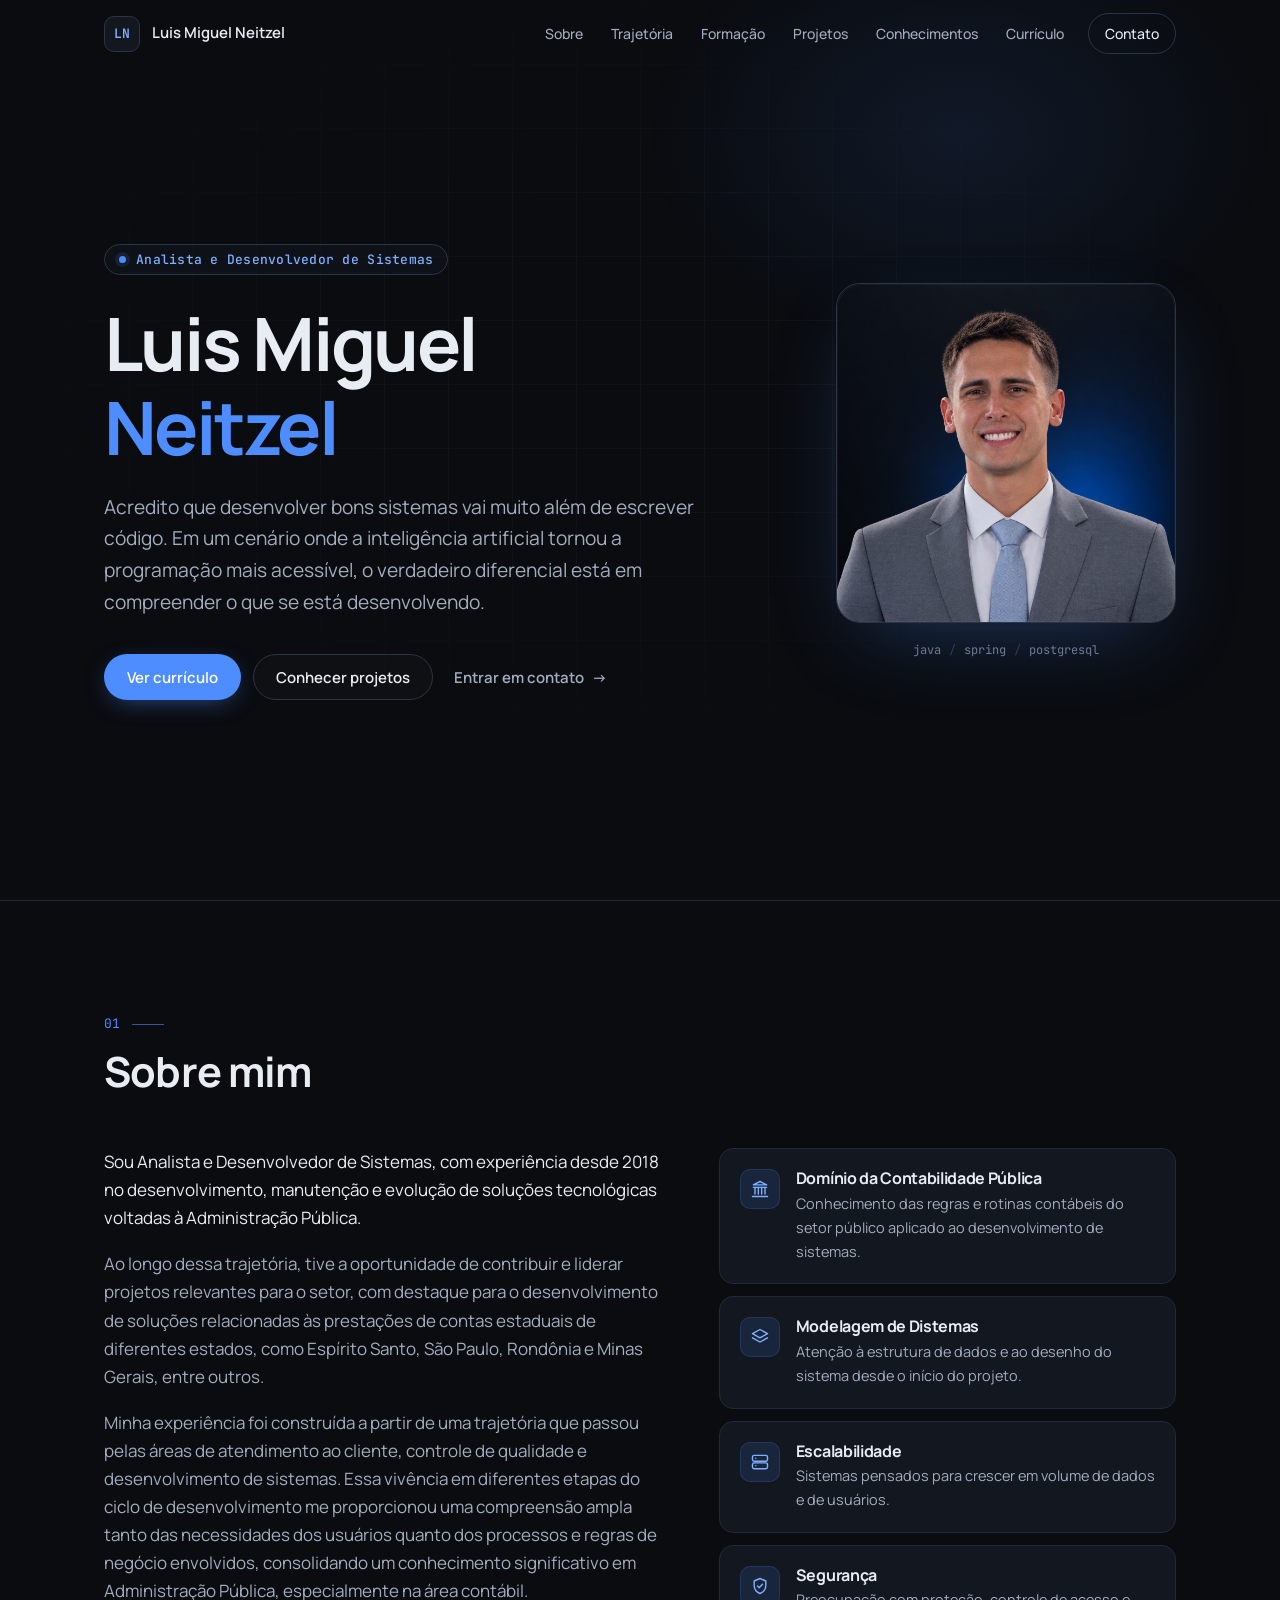
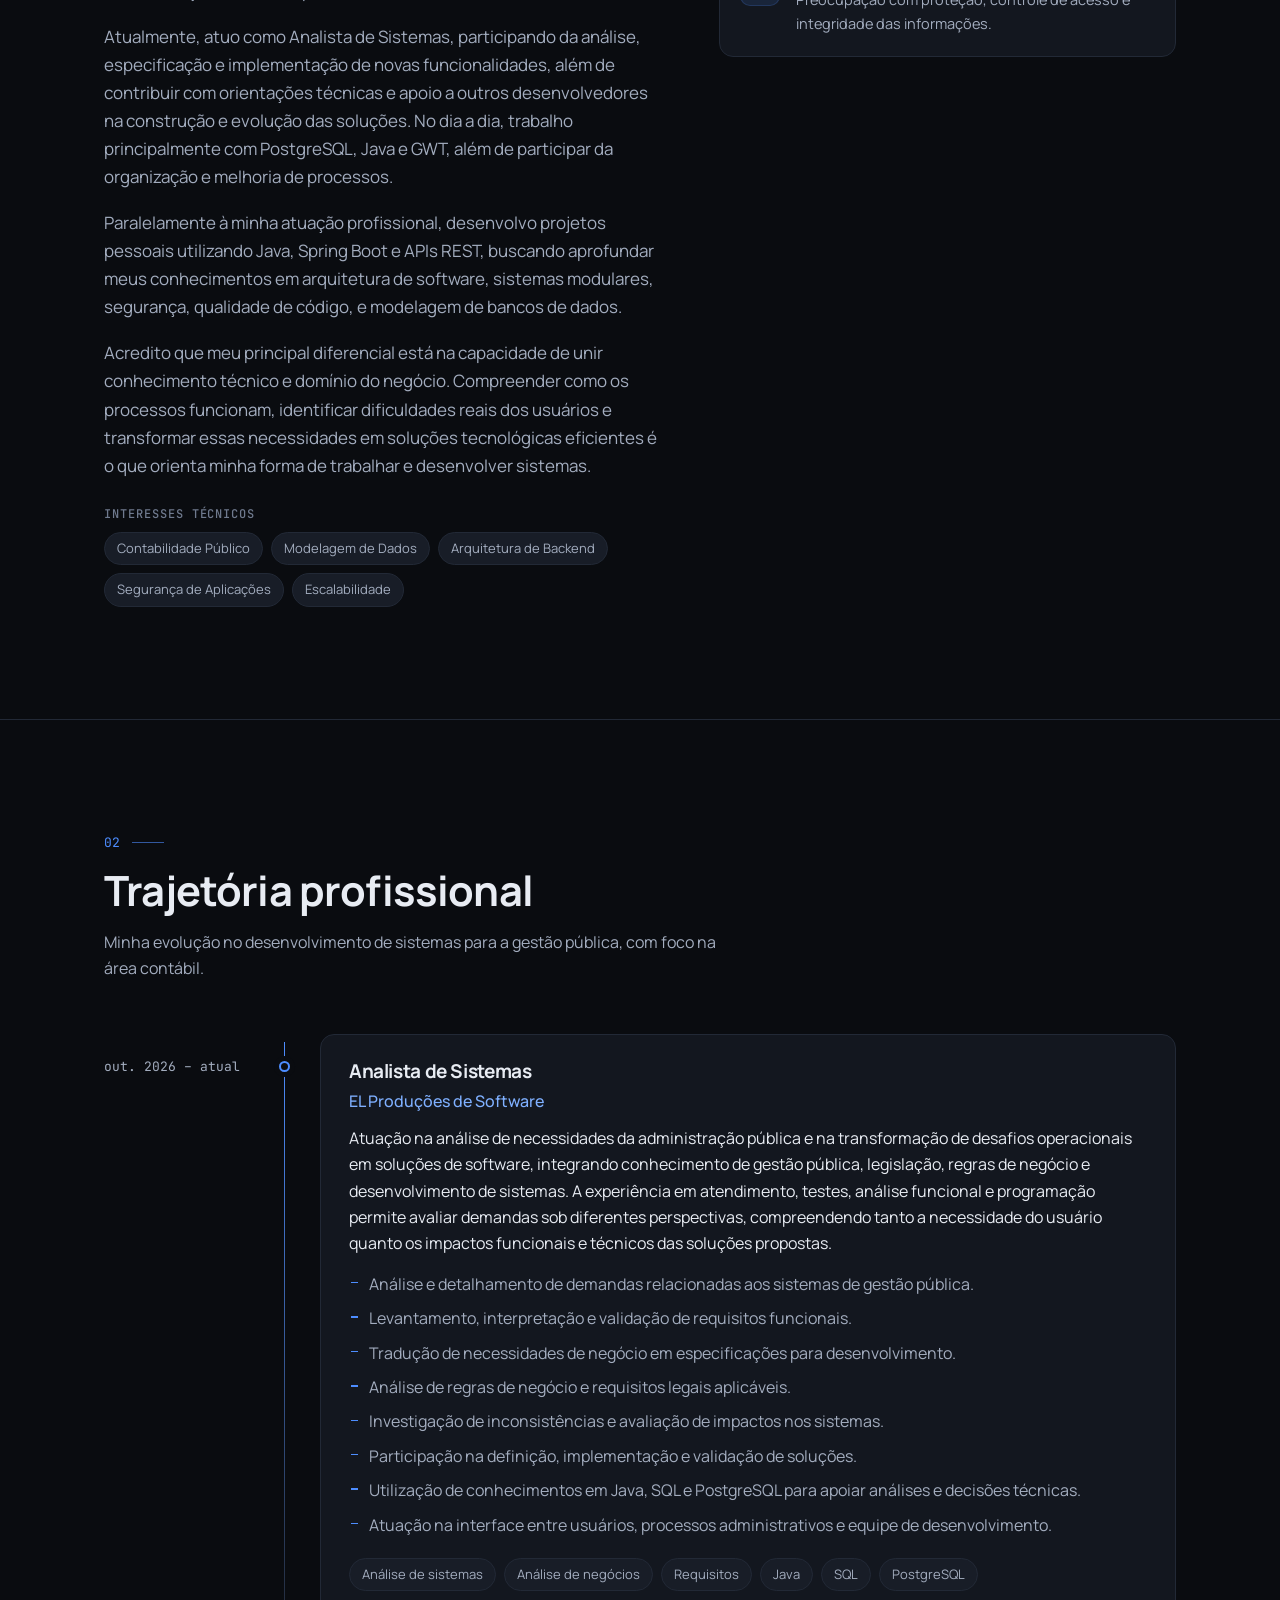
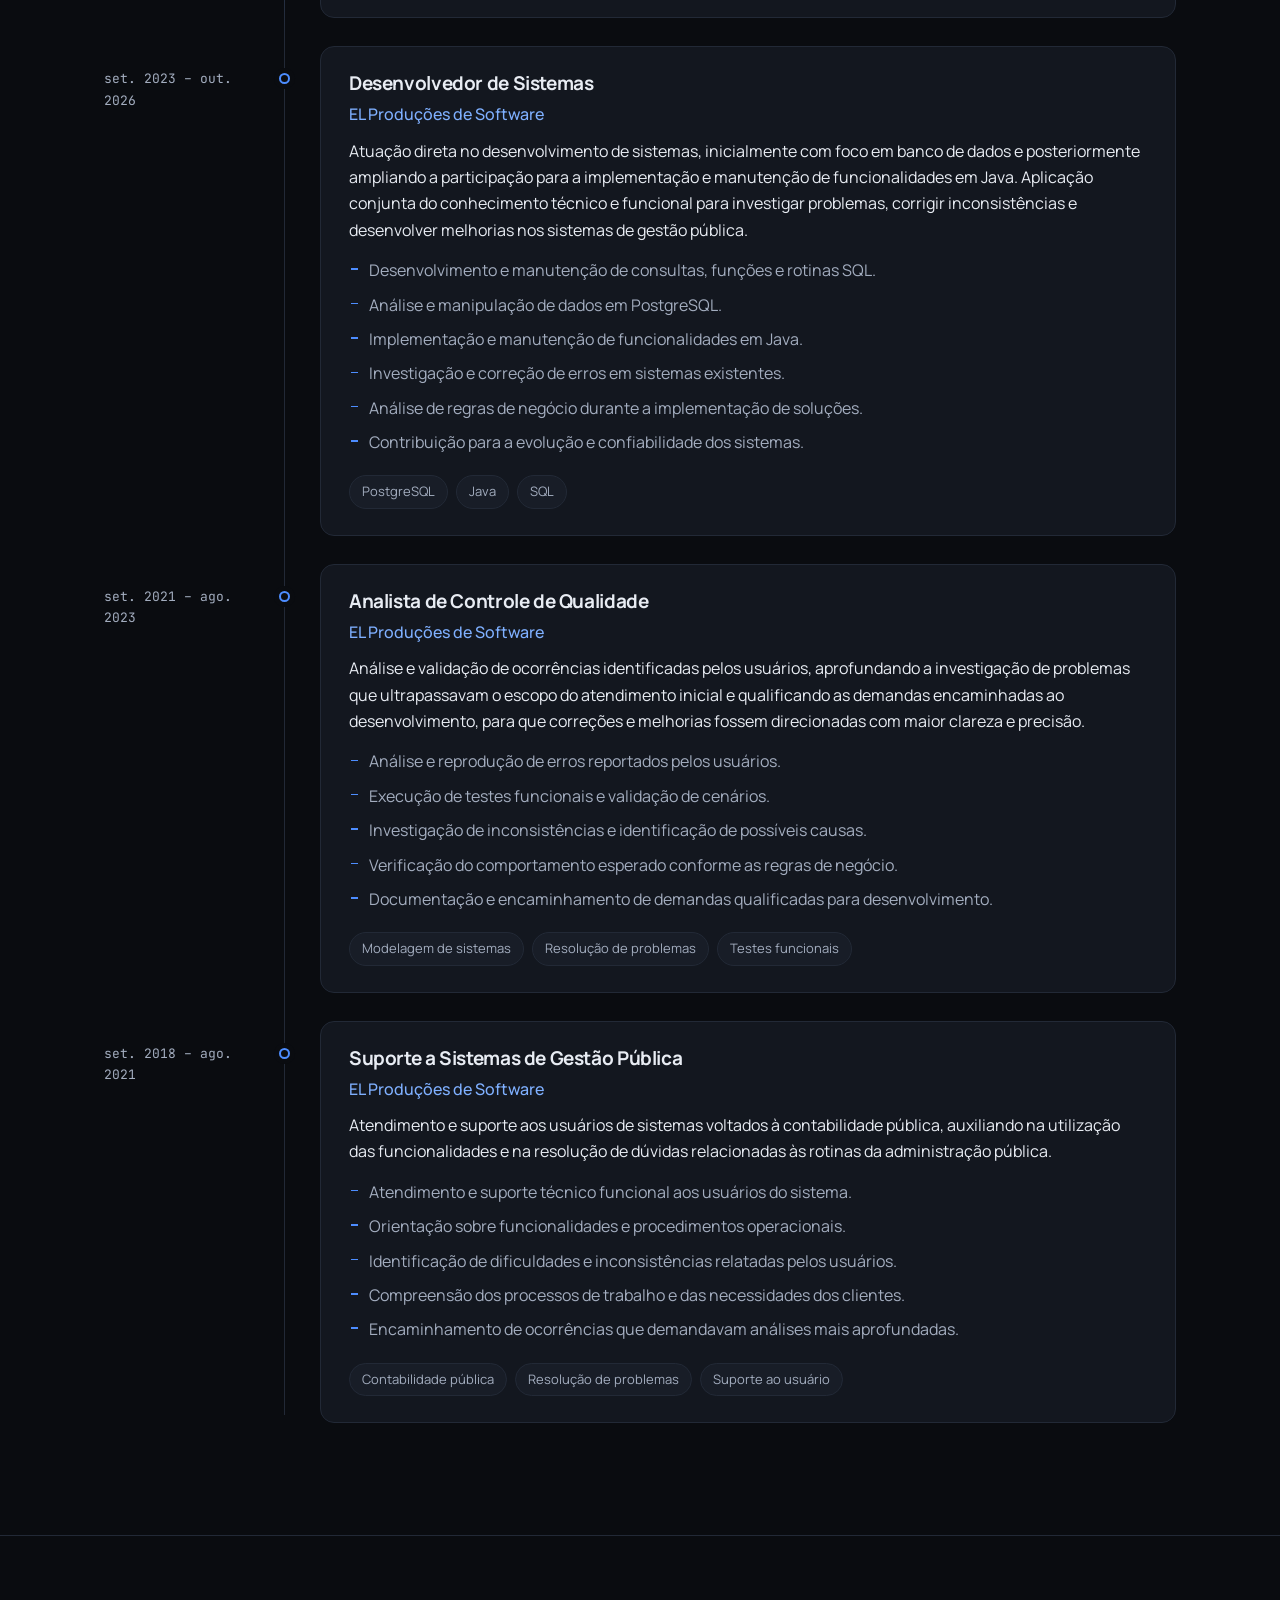
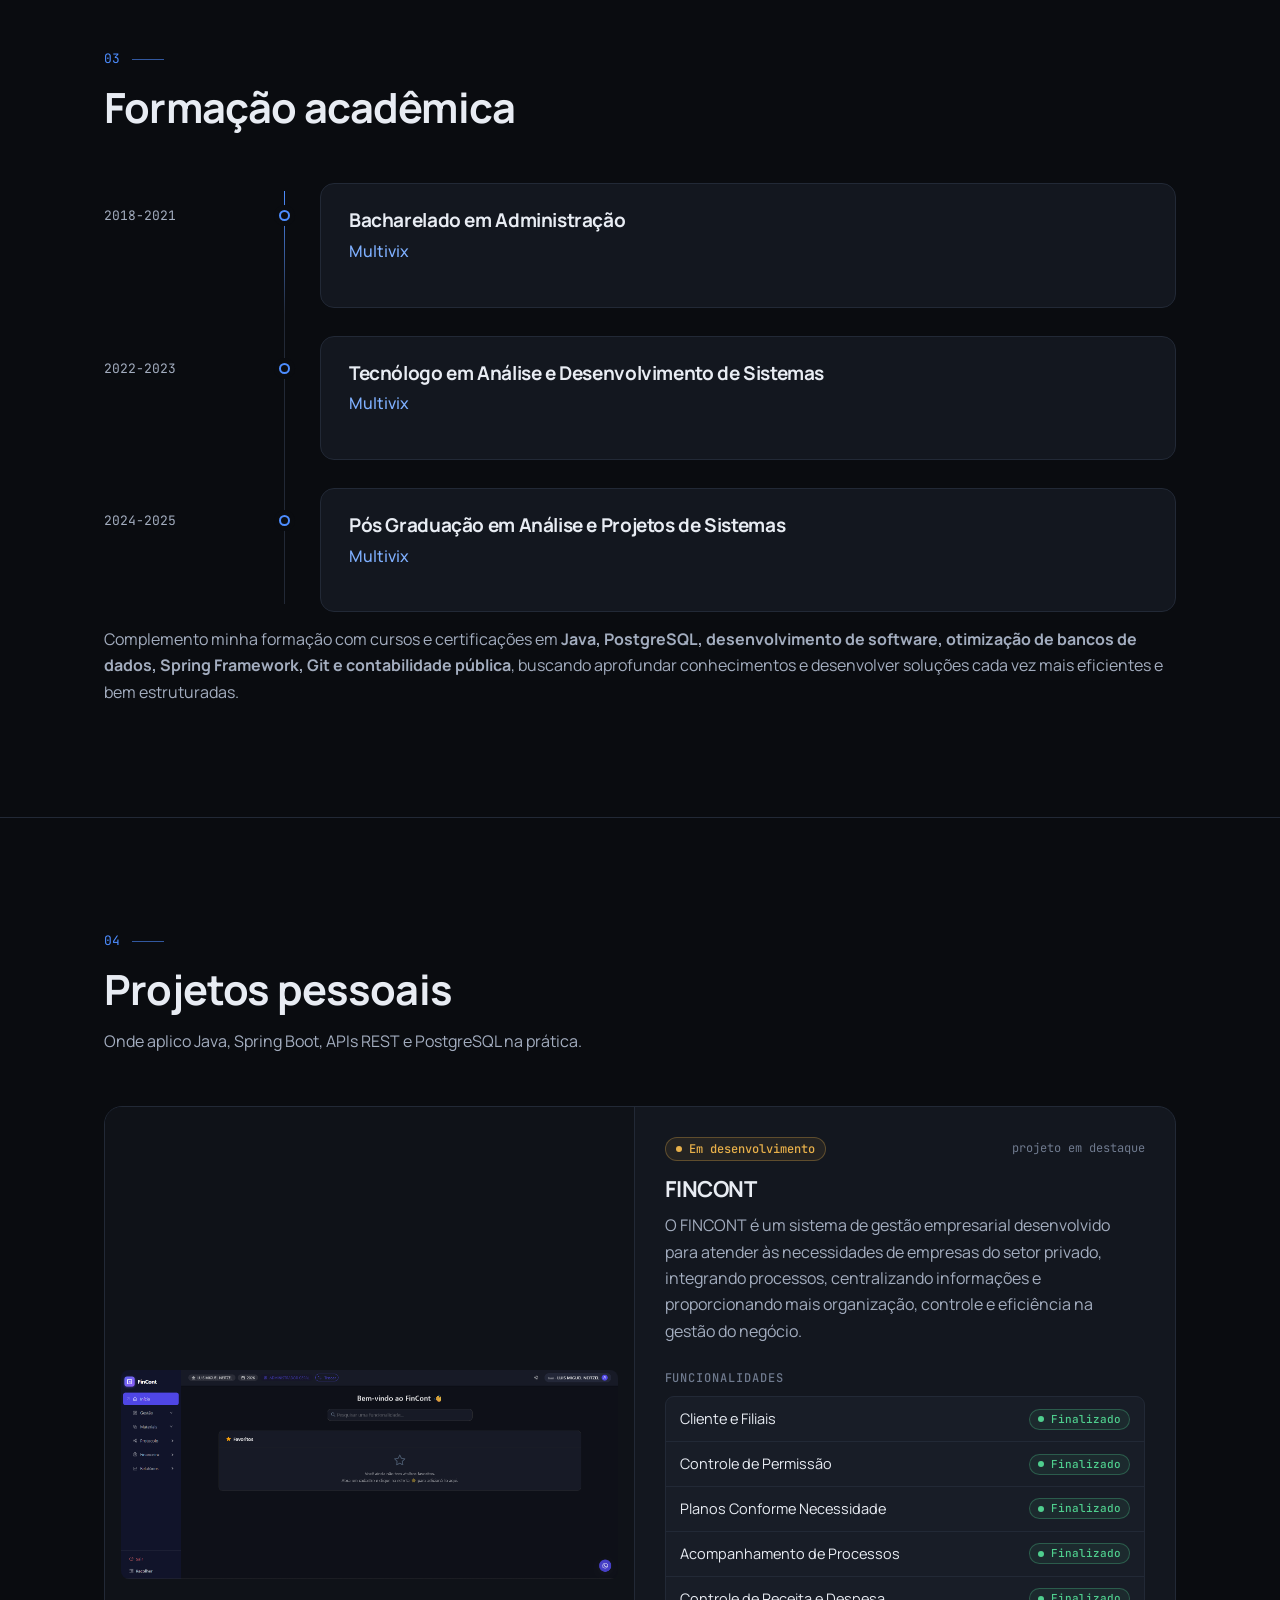
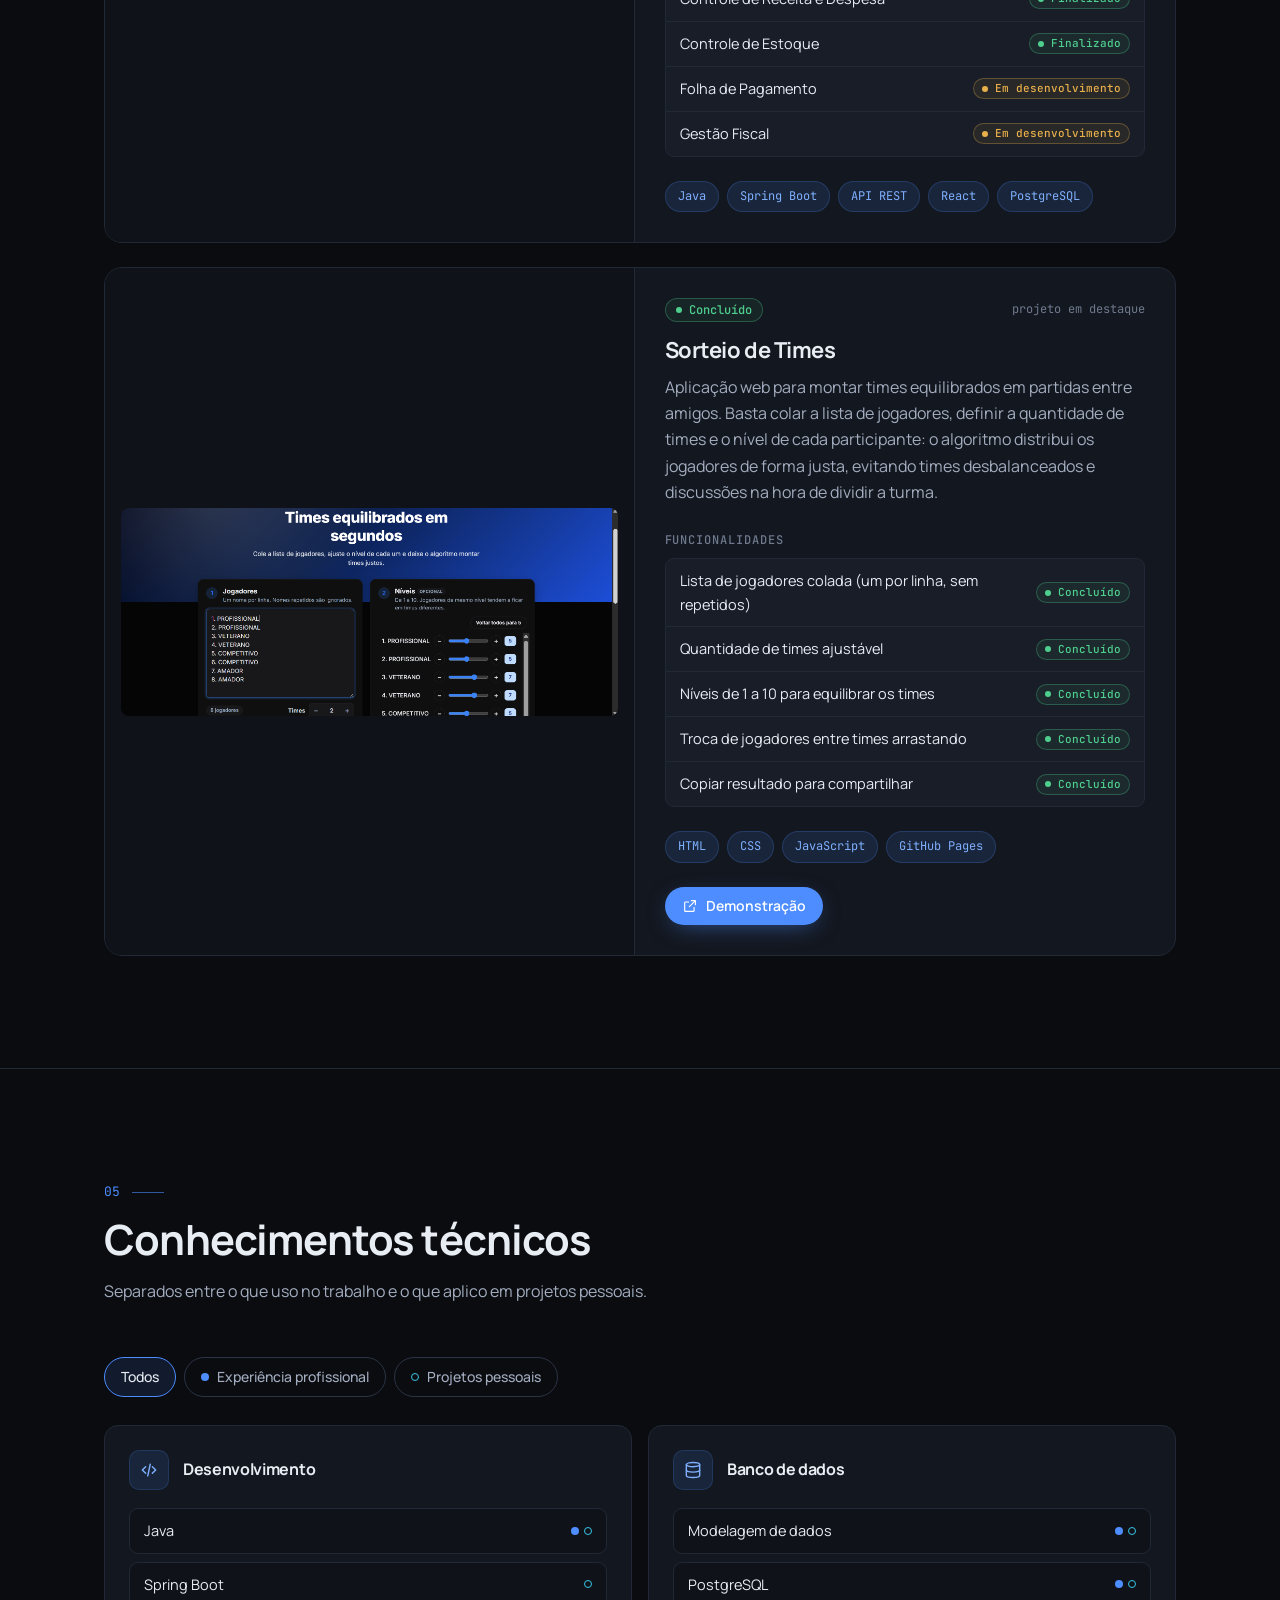
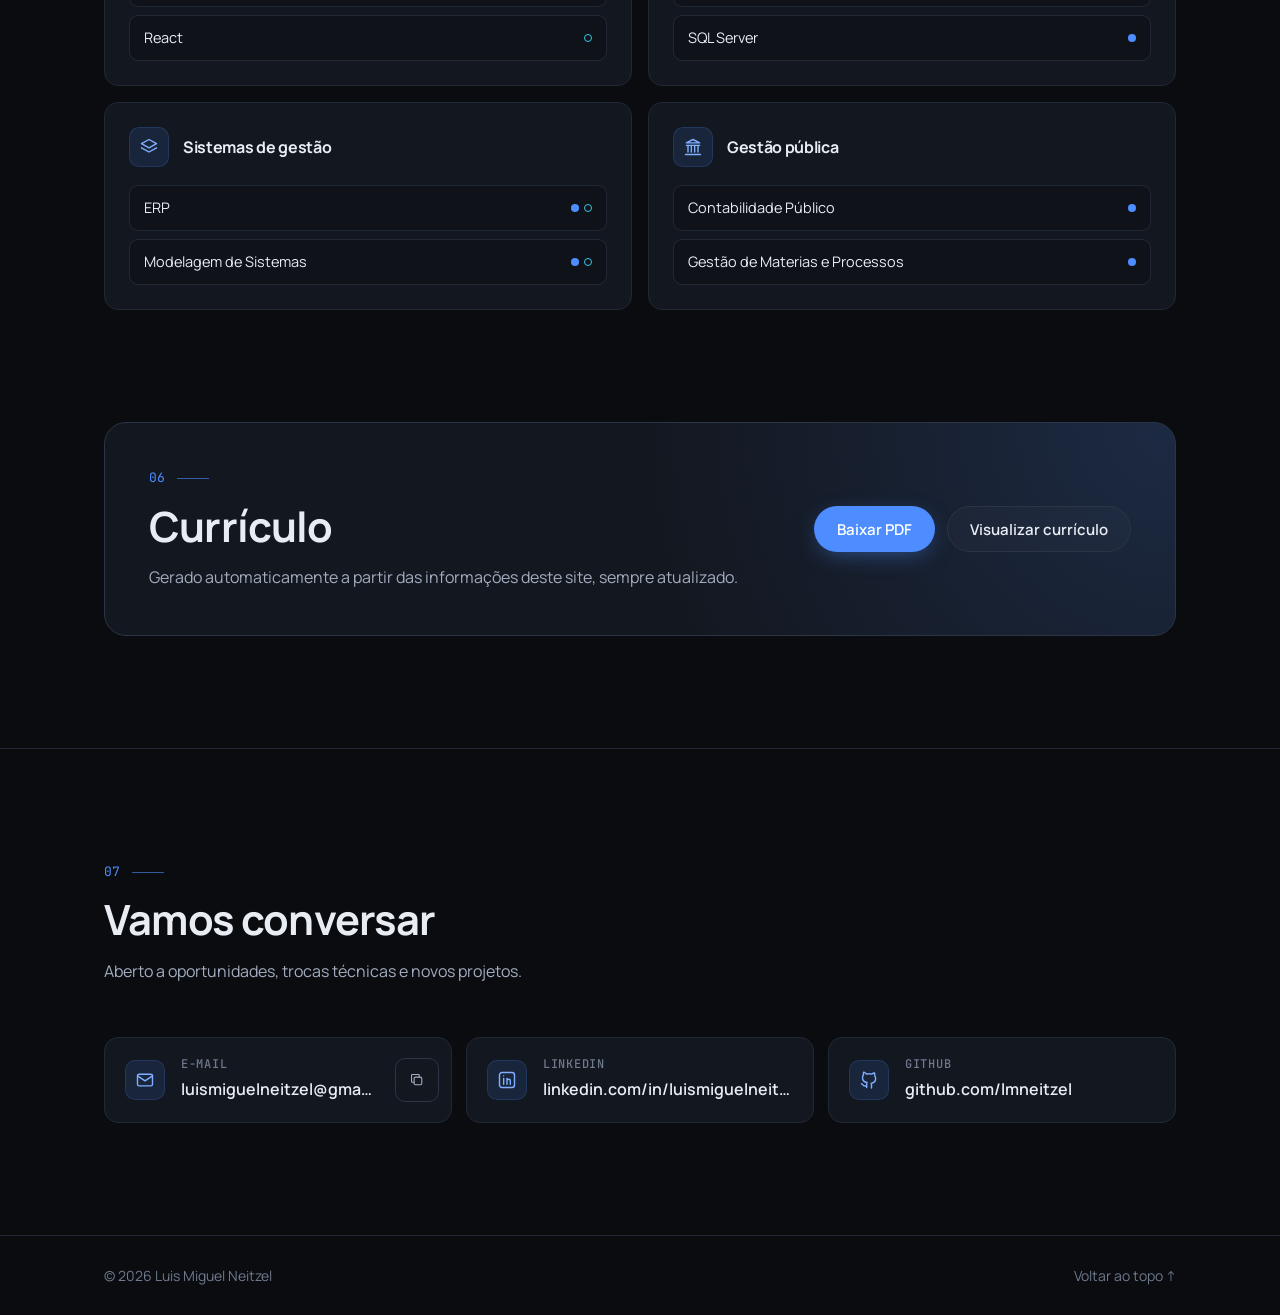
<file: index.html>
<!doctype html>
<html lang="pt-BR">
<head>
  <meta charset="utf-8">
  <meta name="viewport" content="width=device-width, initial-scale=1">
  <title>Luis Miguel Neitzel · Analista e Desenvolvedor de Sistemas</title>
  <meta name="description" content="Portfólio de Luis Miguel Neitzel, Analista e Desenvolvedor de Sistemas com foco em sistemas para a gestão pública e a área contábil. Modelagem, escalabilidade e segurança; Java, Spring Boot, APIs REST e PostgreSQL.">
  <meta name="author" content="Luis Miguel Neitzel">
  <meta name="theme-color" content="#0a0c10">

  <!-- Depois de publicar, troque pelo endereço real (ex.: https://usuario.github.io/repositorio/) -->
  <link rel="canonical" href="https://lmneitzel.github.io/portfolio/">

  <!-- Compartilhamento em redes sociais -->
  <meta property="og:type" content="profile">
  <meta property="og:locale" content="pt_BR">
  <meta property="og:title" content="Luis Miguel Neitzel · Analista e Desenvolvedor de Sistemas">
  <meta property="og:description" content="Desenvolvimento de sistemas para a gestão pública, com foco na área contábil. Modelagem, escalabilidade e segurança.">
  <!-- Para exibir imagem no compartilhamento, adicione uma imagem 1200x630 e use a URL absoluta: -->
  <!-- <meta property="og:image" content="https://SEU-USUARIO.github.io/SEU-REPOSITORIO/assets/img/og-image.png"> -->
  <meta property="og:url" content="https://lmneitzel.github.io/portfolio/">
  <meta name="twitter:card" content="summary">
  <meta name="twitter:title" content="Luis Miguel Neitzel · Analista e Desenvolvedor de Sistemas">
  <meta name="twitter:description" content="Desenvolvimento de sistemas para a gestão pública, com foco na área contábil.">

  <script type="application/ld+json">
  {
    "@context": "https://schema.org",
    "@type": "Person",
    "name": "Luis Miguel Neitzel",
    "jobTitle": "Analista e Desenvolvedor de Sistemas",
    "email": "mailto:luismiguelneitzel@gmail.com",
    "sameAs": ["https://www.linkedin.com/in/luismiguelneitzel/"],
    "knowsAbout": ["Contabilidade aplicada ao setor público", "Modelagem de dados", "Java", "Spring Boot", "APIs REST", "PostgreSQL", "ERP"]
  }
  </script>

  <link rel="icon" href="assets/img/favicon.svg" type="image/svg+xml">
  <link rel="preconnect" href="https://fonts.googleapis.com">
  <link rel="preconnect" href="https://fonts.gstatic.com" crossorigin>
  <link rel="stylesheet" href="https://fonts.googleapis.com/css2?family=Manrope:wght@400;500;600;700&family=JetBrains+Mono:wght@400;500&display=swap">
  <link rel="stylesheet" href="assets/css/style.css">
</head>
<body>
  <a class="skip-link" href="#conteudo">Pular para o conteúdo</a>

  <header class="site-header" id="topo">
    <nav class="nav container" aria-label="Navegação principal">
      <a class="brand" href="#inicio" aria-label="Luis Miguel Neitzel, voltar ao início">
        <span class="brand-mark" aria-hidden="true">LN</span>
        <span class="brand-name">Luis Miguel Neitzel</span>
      </a>
      <button class="nav-toggle" type="button" aria-expanded="false" aria-controls="menu" aria-label="Abrir menu">
        <span></span><span></span>
      </button>
      <ul class="nav-links" id="menu">
        <li><a href="#sobre">Sobre</a></li>
        <li><a href="#experiencia">Trajetória</a></li>
        <li><a href="#formacao">Formação</a></li>
        <li><a href="#projetos">Projetos</a></li>
        <li><a href="#conhecimentos">Conhecimentos</a></li>
        <li><a href="#curriculo">Currículo</a></li>
        <li><a class="nav-cta" href="#contato">Contato</a></li>
      </ul>
    </nav>
  </header>

  <main id="conteudo" tabindex="-1">
    <!-- APRESENTAÇÃO -->
    <section class="hero" id="inicio" aria-labelledby="hero-title">
      <div class="container hero-grid">
        <div class="hero-text reveal">
          <p class="eyebrow"><span class="dot" aria-hidden="true"></span>Analista e Desenvolvedor de Sistemas</p>
          <h1 id="hero-title">Luis Miguel<br><span class="accent">Neitzel</span></h1>
          <p class="lead">
            Acredito que desenvolver bons sistemas vai muito além de escrever código.
            Em um cenário onde a inteligência artificial tornou a programação mais acessível, o verdadeiro diferencial está em compreender o que se está desenvolvendo.
          </p>
          <div class="actions">
            <a class="btn btn-primary" href="#curriculo">Ver currículo</a>
            <a class="btn btn-ghost" href="#projetos">Conhecer projetos</a>
            <a class="btn btn-link" href="#contato">Entrar em contato <span aria-hidden="true">→</span></a>
          </div>
        </div>

        <div class="hero-photo reveal">
          <!-- Substitua assets/img/FOTO_PERFIL.png pela sua foto (quadrada, ~800x800). -->
          <div class="photo-frame">
            <span class="photo-fallback" aria-hidden="true">LN</span>
            <img src="assets/img/FOTO_PERFIL.png" alt="Foto de Luis Miguel Neitzel"
                 width="800" height="800" fetchpriority="high" decoding="async"
                 onerror="this.remove()">
          </div>
          <div class="photo-meta mono" aria-hidden="true">
            <span>java</span><span>spring</span><span>postgresql</span>
          </div>
        </div>
      </div>
    </section>

    <!-- SOBRE -->
    <section class="section" id="sobre" aria-labelledby="sobre-title">
      <div class="container">
        <header class="section-head reveal">
          <p class="section-index mono">01</p>
          <h2 id="sobre-title">Sobre mim</h2>
        </header>
        <div class="about-grid">
          <div class="about-text reveal" data-render="sobre"></div>
          <ul class="about-cards" data-render="diferenciais" aria-label="Diferenciais" role="list"></ul>
        </div>
      </div>
    </section>

    <!-- EXPERIÊNCIA -->
    <section class="section" id="experiencia" aria-labelledby="exp-title">
      <div class="container">
        <header class="section-head reveal">
          <p class="section-index mono">02</p>
          <h2 id="exp-title">Trajetória profissional</h2>
          <p class="section-sub">Minha evolução no desenvolvimento de sistemas para a gestão pública, com foco na área contábil.</p>
        </header>
        <ol class="timeline" data-render="experiencias"></ol>
      </div>
    </section>

    <!-- FORMAÇÃO -->
    <section class="section" id="formacao" aria-labelledby="form-title">
      <div class="container">
        <header class="section-head reveal">
          <p class="section-index mono">03</p>
          <h2 id="form-title">Formação acadêmica</h2>
        </header>
        <ol class="timeline" data-render="formacao"></ol>
        <p class="section-sub reveal" data-render="formacaoComplemento"></p>
      </div>
    </section>

    <!-- PROJETOS -->
    <section class="section" id="projetos" aria-labelledby="proj-title">
      <div class="container">
        <header class="section-head reveal">
          <p class="section-index mono">04</p>
          <h2 id="proj-title">Projetos pessoais</h2>
          <p class="section-sub">Onde aplico Java, Spring Boot, APIs REST e PostgreSQL na prática.</p>
        </header>
        <div class="projects" data-render="projetos"></div>
      </div>
    </section>

    <!-- CONHECIMENTOS -->
    <section class="section" id="conhecimentos" aria-labelledby="skills-title">
      <div class="container">
        <header class="section-head reveal">
          <p class="section-index mono">05</p>
          <h2 id="skills-title">Conhecimentos técnicos</h2>
          <p class="section-sub">Separados entre o que uso no trabalho e o que aplico em projetos pessoais.</p>
        </header>
        <div class="skill-filter reveal" role="group" aria-label="Filtrar conhecimentos por origem">
          <button type="button" class="chip-btn" aria-pressed="true" data-filter="todos">Todos</button>
          <button type="button" class="chip-btn" aria-pressed="false" data-filter="profissional"><span class="legend legend-pro" aria-hidden="true"></span>Experiência profissional</button>
          <button type="button" class="chip-btn" aria-pressed="false" data-filter="projetos"><span class="legend legend-proj" aria-hidden="true"></span>Projetos pessoais</button>
        </div>
        <div class="skills" data-render="conhecimentos"></div>
      </div>
    </section>

    <!-- CURRÍCULO -->
    <section class="section" id="curriculo" aria-labelledby="cv-title">
      <div class="container">
        <div class="cv-card reveal">
          <div>
            <p class="section-index mono">06</p>
            <h2 id="cv-title">Currículo</h2>
            <p class="section-sub">Gerado automaticamente a partir das informações deste site, sempre atualizado.</p>
          </div>
          <div class="actions">
            <a class="btn btn-primary" href="curriculo.html?imprimir=1">Baixar PDF</a>
            <a class="btn btn-ghost" href="curriculo.html">Visualizar currículo</a>
          </div>
        </div>
      </div>
    </section>

    <!-- CONTATO -->
    <section class="section" id="contato" aria-labelledby="contact-title">
      <div class="container contact">
        <header class="section-head reveal">
          <p class="section-index mono">07</p>
          <h2 id="contact-title">Vamos conversar</h2>
          <p class="section-sub">Aberto a oportunidades, trocas técnicas e novos projetos.</p>
        </header>
        <ul class="contact-list reveal" data-render="contato" role="list"></ul>
      </div>
    </section>
  </main>

  <footer class="site-footer">
    <div class="container footer-inner">
      <p>© <span data-year></span> Luis Miguel Neitzel</p>
      <a href="#inicio">Voltar ao topo <span aria-hidden="true">↑</span></a>
    </div>
  </footer>

  <noscript><p class="noscript">Ative o JavaScript para ver todas as seções. Contato: luismiguelneitzel@gmail.com</p></noscript>

  <script src="assets/js/content.js"></script>
  <script src="assets/js/main.js"></script>
</body>
</html>
</file>
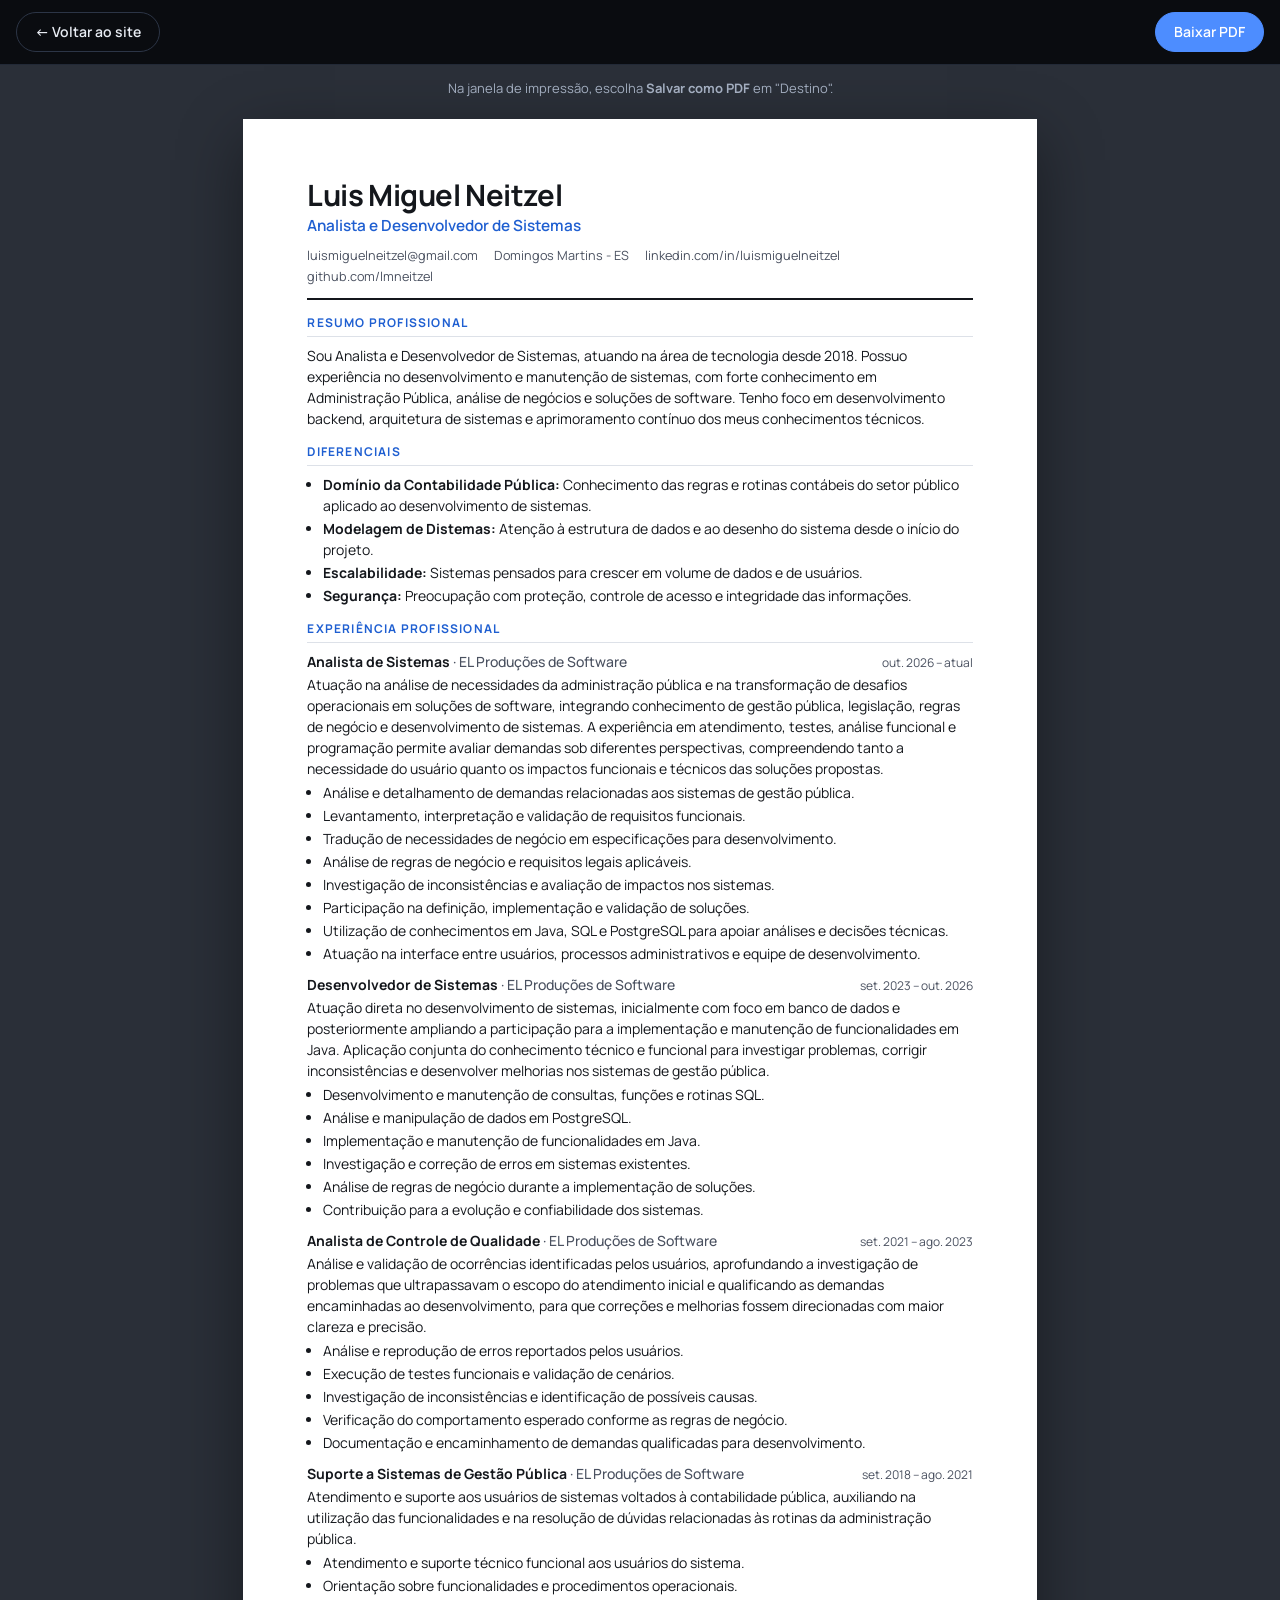
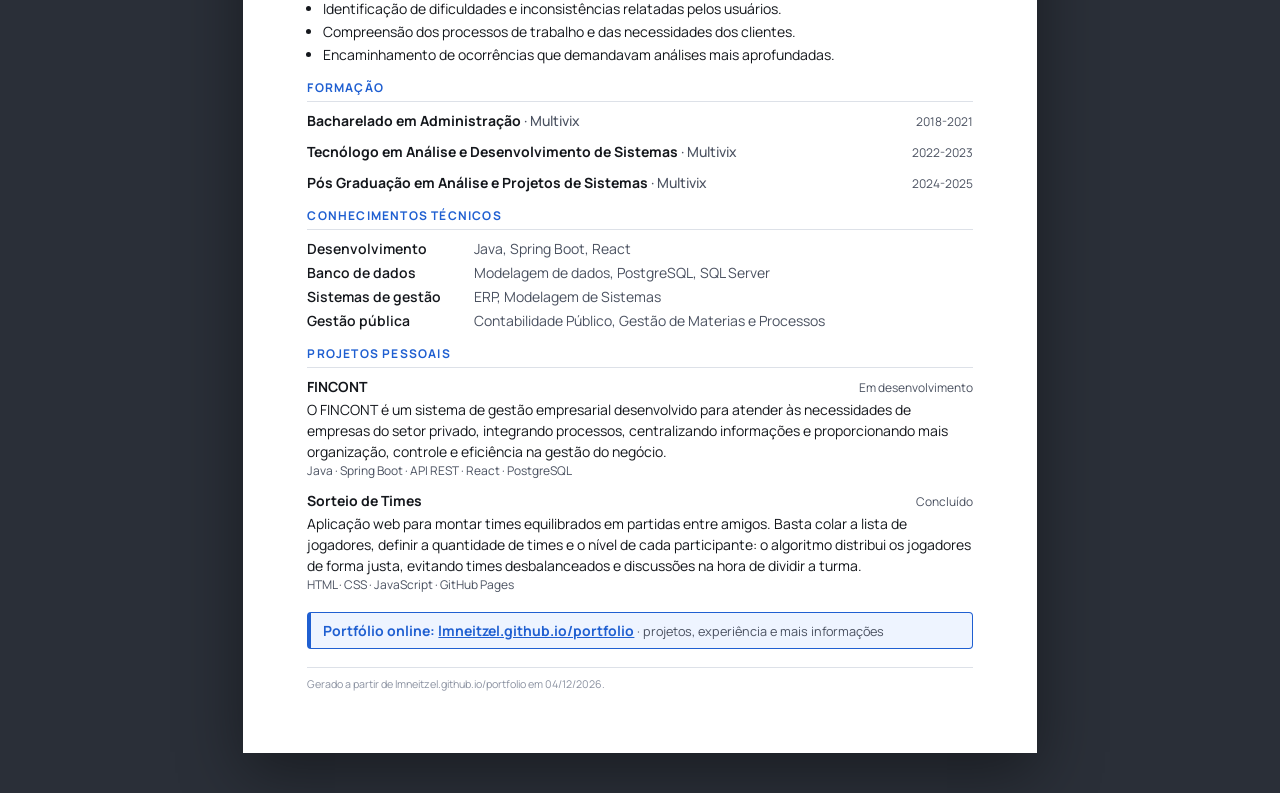
<file: curriculo.html>
<!doctype html>
<html lang="pt-BR">
<head>
  <meta charset="utf-8">
  <meta name="viewport" content="width=device-width, initial-scale=1">
  <title>Currículo · Luis Miguel Neitzel</title>
  <meta name="robots" content="noindex">
  <link rel="icon" href="assets/img/favicon.svg" type="image/svg+xml">
  <link rel="preconnect" href="https://fonts.googleapis.com">
  <link rel="preconnect" href="https://fonts.gstatic.com" crossorigin>
  <link rel="stylesheet" href="https://fonts.googleapis.com/css2?family=Manrope:wght@400;500;600;700&display=swap">
  <link rel="stylesheet" href="assets/css/curriculo.css">
</head>
<body>
  <div class="toolbar">
    <a class="tb-btn" href="index.html#curriculo">← Voltar ao site</a>
    <button class="tb-btn tb-primary" type="button" data-print>Baixar PDF</button>
  </div>
  <p class="tb-hint">Na janela de impressão, escolha <strong>Salvar como PDF</strong> em "Destino".</p>

  <main class="sheet" id="cv"></main>

  <script src="assets/js/content.js"></script>
  <script src="assets/js/curriculo.js"></script>
</body>
</html>
</file>
<file: assets/css/style.css>
/* =========================================================
   Cores e medidas — ajuste aqui para mudar a identidade
   ========================================================= */
:root {
  --bg: #0a0c10;
  --bg-2: #0f1218;
  --surface: #13171f;
  --surface-2: #181d27;
  --line: #222936;
  --line-2: #2c3546;
  --text: #e8ecf3;
  --text-2: #a3adbf;
  --muted: #6f7a8e;
  --accent: #4d8dff;
  --accent-2: #7fb0ff;
  --accent-soft: rgba(77, 141, 255, 0.12);
  --cyan: #38c6e8;
  --amber: #e8b04a;
  --green: #4fcf8e;

  --font: "Manrope", system-ui, -apple-system, "Segoe UI", Roboto, sans-serif;
  --mono: "JetBrains Mono", ui-monospace, Consolas, monospace;
  --radius: 14px;
  --radius-sm: 9px;
  --max: 1120px;
  --header-h: 68px;
  --ease: cubic-bezier(.2, .7, .2, 1);
}

*, *::before, *::after { box-sizing: border-box; }
html { scroll-behavior: smooth; scroll-padding-top: calc(var(--header-h) + 12px); -webkit-text-size-adjust: 100%; }
@media (prefers-reduced-motion: reduce) {
  html { scroll-behavior: auto; }
  *, *::before, *::after { transition-duration: 0s !important; animation-duration: 0s !important; }
}
body {
  margin: 0;
  background: var(--bg);
  color: var(--text);
  font: 400 16px/1.65 var(--font);
  -webkit-font-smoothing: antialiased;
  text-rendering: optimizeLegibility;
  overflow-x: hidden;
}
body::before { /* brilho azul sutil no topo */
  content: "";
  position: fixed;
  inset: -20vh -10vw auto auto;
  width: 70vw; height: 70vh;
  background: radial-gradient(closest-side, rgba(77,141,255,.10), transparent 70%);
  pointer-events: none;
  z-index: -1;
}
img { max-width: 100%; display: block; }
a { color: inherit; text-decoration: none; }
h1, h2, h3, h4 { margin: 0; line-height: 1.15; letter-spacing: -0.02em; font-weight: 700; }
p { margin: 0; }
ul, ol { margin: 0; padding: 0; list-style: none; }
::selection { background: var(--accent); color: #fff; }

:focus-visible { outline: 2px solid var(--accent-2); outline-offset: 3px; border-radius: 6px; }
#conteudo:focus { outline: none; }

.container { width: 100%; max-width: var(--max); margin-inline: auto; padding-inline: 24px; }
.mono { font-family: var(--mono); }
.muted { color: var(--muted); }
.accent { color: var(--accent); }
.sr-only {
  position: absolute; width: 1px; height: 1px; padding: 0; margin: -1px;
  overflow: hidden; clip: rect(0 0 0 0); white-space: nowrap; border: 0;
}
.skip-link {
  position: absolute; left: 16px; top: -60px; z-index: 100;
  background: var(--accent); color: #fff; padding: 10px 16px; border-radius: var(--radius-sm);
  font-weight: 600; transition: top .2s;
}
.skip-link:focus { top: 12px; }

.icon { width: 1.15em; height: 1.15em; fill: none; stroke: currentColor; stroke-width: 1.7; stroke-linecap: round; stroke-linejoin: round; flex: none; }
.icon-box {
  display: inline-grid; place-items: center; flex: none;
  width: 40px; height: 40px; border-radius: 10px;
  background: var(--accent-soft); color: var(--accent-2);
  border: 1px solid rgba(77,141,255,.18);
}
.icon-box .icon { width: 20px; height: 20px; }

/* Conteúdo pendente: [Preencher: ...] */
mark.todo {
  background: rgba(232,176,74,.08);
  color: var(--amber);
  border: 1px dashed rgba(232,176,74,.5);
  border-radius: 6px;
  padding: 0 6px;
  font-size: .92em;
}

/* =========================================================
   Botões
   ========================================================= */
.btn {
  display: inline-flex; align-items: center; justify-content: center; gap: 8px;
  min-height: 46px; padding: 0 22px;
  border-radius: 999px; border: 1px solid transparent;
  font: 600 15px/1 var(--font);
  cursor: pointer;
  transition: background .25s var(--ease), border-color .25s var(--ease), transform .25s var(--ease), color .25s;
}
.btn:active { transform: translateY(1px); }
.btn-primary { background: var(--accent); color: #fff; box-shadow: 0 6px 24px -8px rgba(77,141,255,.6); }
.btn-primary:hover { background: #3c7cf0; }
.btn-ghost { border-color: var(--line-2); color: var(--text); background: rgba(255,255,255,.02); }
.btn-ghost:hover { border-color: var(--accent); background: var(--accent-soft); }
.btn-link { padding-inline: 8px; color: var(--text-2); }
.btn-link:hover { color: var(--accent-2); }
.btn-link span { transition: transform .25s var(--ease); }
.btn-link:hover span { transform: translateX(3px); }
.btn-sm { min-height: 38px; padding: 0 16px; font-size: 14px; }
.actions { display: flex; flex-wrap: wrap; gap: 12px; align-items: center; }

/* =========================================================
   Cabeçalho
   ========================================================= */
.site-header {
  position: fixed; inset: 0 0 auto; z-index: 50; height: var(--header-h);
  transition: background .3s, border-color .3s, backdrop-filter .3s;
  border-bottom: 1px solid transparent;
}
.site-header.scrolled, body.menu-open .site-header {
  background: rgba(10,12,16,.82);
  backdrop-filter: blur(14px); -webkit-backdrop-filter: blur(14px);
  border-bottom-color: var(--line);
}
.nav { height: 100%; display: flex; align-items: center; justify-content: space-between; gap: 24px; }
.brand { display: flex; align-items: center; gap: 12px; font-weight: 600; }
.brand-mark {
  display: grid; place-items: center; width: 36px; height: 36px; border-radius: 10px;
  font: 600 13px/1 var(--mono); color: var(--accent-2);
  border: 1px solid var(--line-2); background: var(--surface);
}
.brand-name { font-size: 15px; white-space: nowrap; }
.nav-links { display: flex; align-items: center; gap: 4px; }
.nav-links a {
  display: block; padding: 8px 12px; border-radius: 8px;
  font-size: 14px; font-weight: 500; color: var(--text-2);
  transition: color .2s, background .2s;
}
.nav-links a:hover, .nav-links a.active { color: var(--text); }
.nav-links a.active:not(.nav-cta) { background: rgba(255,255,255,.04); }
.nav-links .nav-cta { margin-left: 8px; border: 1px solid var(--line-2); border-radius: 999px; padding-inline: 16px; color: var(--text); }
.nav-links .nav-cta:hover { border-color: var(--accent); }
.nav-toggle { display: none; }

@media (max-width: 860px) {
  .nav-toggle {
    display: grid; place-content: center; gap: 6px;
    width: 44px; height: 44px; border-radius: 10px;
    background: transparent; border: 1px solid var(--line-2); cursor: pointer;
  }
  .nav-toggle span { display: block; width: 18px; height: 1.5px; background: var(--text); transition: transform .3s var(--ease); }
  .menu-open .nav-toggle span:first-child { transform: translateY(3.75px) rotate(45deg); }
  .menu-open .nav-toggle span:last-child { transform: translateY(-3.75px) rotate(-45deg); }
  .nav-links {
    position: fixed; inset: var(--header-h) 0 auto; flex-direction: column; align-items: stretch; gap: 2px;
    padding: 12px 24px 28px; background: rgba(10,12,16,.97); border-bottom: 1px solid var(--line);
    opacity: 0; visibility: hidden; transform: translateY(-8px);
    transition: opacity .25s, transform .25s var(--ease), visibility .25s;
  }
  .menu-open .nav-links { opacity: 1; visibility: visible; transform: none; }
  .nav-links a { padding: 14px 8px; font-size: 16px; }
  .nav-links .nav-cta { margin: 10px 0 0; text-align: center; }
}

/* =========================================================
   Apresentação
   ========================================================= */
.hero { min-height: 100vh; min-height: 100svh; display: flex; align-items: center; padding: calc(var(--header-h) + 48px) 0 72px; position: relative; }
.hero::after { /* grade sutil */
  content: ""; position: absolute; inset: 0; z-index: -1; pointer-events: none;
  background-image: linear-gradient(var(--line) 1px, transparent 1px), linear-gradient(90deg, var(--line) 1px, transparent 1px);
  background-size: 64px 64px; opacity: .25;
  mask-image: radial-gradient(ellipse 70% 60% at 50% 40%, #000 30%, transparent 75%);
  -webkit-mask-image: radial-gradient(ellipse 70% 60% at 50% 40%, #000 30%, transparent 75%);
}
.hero-grid { display: grid; grid-template-columns: 1.25fr .75fr; gap: 64px; align-items: center; }
.eyebrow {
  display: inline-flex; align-items: center; gap: 10px;
  font: 500 13px/1 var(--mono); color: var(--accent-2); letter-spacing: .02em;
  padding: 8px 14px; border: 1px solid var(--line-2); border-radius: 999px; background: rgba(19,23,31,.6);
}
.dot { width: 7px; height: 7px; border-radius: 50%; background: var(--accent); box-shadow: 0 0 0 4px var(--accent-soft); }
.hero h1 { font-size: clamp(2.6rem, 6.4vw, 4.6rem); margin: 26px 0 22px; letter-spacing: -0.035em; }
.lead { font-size: clamp(1.05rem, 1.6vw, 1.2rem); color: var(--text-2); max-width: 36em; margin-bottom: 36px; }

.hero-photo { justify-self: end; width: 100%; max-width: 340px; }
.photo-frame {
  position: relative; aspect-ratio: 1; border-radius: 24px; overflow: hidden;
  background: linear-gradient(145deg, var(--surface-2), var(--bg-2));
  border: 1px solid var(--line-2);
  box-shadow: 0 30px 80px -30px rgba(77,141,255,.35);
}
.photo-frame::after { content: ""; position: absolute; inset: 0; border-radius: inherit; box-shadow: inset 0 0 0 1px rgba(255,255,255,.04); pointer-events: none; }
.photo-frame img { position: absolute; inset: 0; width: 100%; height: 100%; object-fit: cover; }
.photo-fallback {
  position: absolute; inset: 0; display: grid; place-items: center;
  font: 600 clamp(3rem, 8vw, 5rem)/1 var(--mono); color: var(--line-2); letter-spacing: -0.04em;
}
.photo-meta { display: flex; gap: 8px; justify-content: center; margin-top: 18px; font-size: 12px; color: var(--muted); }
.photo-meta span + span::before { content: "/"; margin-right: 8px; color: var(--line-2); }

@media (max-width: 860px) {
  .hero { min-height: auto; padding-top: calc(var(--header-h) + 40px); }
  .hero-grid { grid-template-columns: 1fr; gap: 44px; }
  .hero-photo { order: -1; justify-self: start; max-width: 168px; }
  .photo-meta { display: none; }
  .eyebrow { font-size: 11.5px; padding-inline: 12px; }
}

/* =========================================================
   Seções
   ========================================================= */
.section { padding: 112px 0; border-top: 1px solid var(--line); }
.section-head { margin-bottom: 52px; max-width: 640px; }
.section-index { font-size: 13px; color: var(--accent); margin-bottom: 14px; }
.section-index::after { content: ""; display: inline-block; width: 32px; height: 1px; background: var(--accent); vertical-align: middle; margin-left: 12px; opacity: .6; }
.section h2 { font-size: clamp(1.9rem, 3.6vw, 2.6rem); }
.section-sub { color: var(--text-2); margin-top: 14px; }
.mini-title { font: 500 12px/1 var(--mono); text-transform: uppercase; letter-spacing: .08em; color: var(--muted); margin: 28px 0 12px; }
@media (max-width: 640px) { .section { padding: 80px 0; } .section-head { margin-bottom: 36px; } }

.tags { display: flex; flex-wrap: wrap; gap: 8px; }
.tag {
  font-size: 13px; padding: 5px 12px; border-radius: 999px;
  background: var(--surface-2); border: 1px solid var(--line); color: var(--text-2);
}
.tag-tech { font-family: var(--mono); font-size: 12px; color: var(--accent-2); border-color: rgba(77,141,255,.22); background: var(--accent-soft); }

/* Sobre */
.about-grid { display: grid; grid-template-columns: 1.1fr .9fr; gap: 56px; align-items: start; }
.about-text p { color: var(--text-2); font-size: 17px; }
.about-text p + p { margin-top: 18px; }
.about-text p:first-child { color: var(--text); }
.about-cards { display: grid; gap: 12px; }
.about-card {
  display: flex; gap: 16px; align-items: flex-start; padding: 20px;
  background: var(--surface); border: 1px solid var(--line); border-radius: var(--radius);
  transition: border-color .3s, transform .3s var(--ease);
}
.about-card:hover { border-color: var(--line-2); transform: translateX(4px); }
.about-card h3 { font-size: 16px; margin-bottom: 4px; }
.about-card p { color: var(--text-2); font-size: 14.5px; }
@media (max-width: 860px) { .about-grid { grid-template-columns: 1fr; gap: 40px; } }

/* Linha do tempo */
.timeline { position: relative; display: grid; gap: 28px; }
.timeline::before { content: ""; position: absolute; left: 180px; top: 8px; bottom: 8px; width: 1px; background: linear-gradient(var(--accent), var(--line) 30%); }
.tl-item { display: grid; grid-template-columns: 180px 1fr; }
.tl-when { padding: 22px 32px 0 0; font-size: 13px; color: var(--text-2); }
.tl-card {
  position: relative; margin-left: 36px; padding: 26px 28px;
  background: var(--surface); border: 1px solid var(--line); border-radius: var(--radius);
}
.tl-card::before {
  content: ""; position: absolute; left: -42px; top: 26px; width: 11px; height: 11px; border-radius: 50%;
  background: var(--bg); border: 2px solid var(--accent); box-shadow: 0 0 0 5px var(--bg);
}
.tl-card h3 { font-size: 19px; }
.tl-org { color: var(--accent-2); font-weight: 500; margin: 6px 0 16px; }
.tl-summary { color: var(--text); margin: -6px 0 14px; }
.tl-list { display: grid; gap: 8px; margin-bottom: 20px; color: var(--text-2); }
.tl-list li { position: relative; padding-left: 20px; }
.tl-list li::before { content: ""; position: absolute; left: 2px; top: .7em; width: 7px; height: 1.5px; background: var(--accent); }
@media (max-width: 720px) {
  .timeline::before { left: 5px; }
  .tl-item { grid-template-columns: 1fr; }
  .tl-when { padding: 0 0 10px 28px; }
  .tl-card { margin-left: 28px; padding: 22px; }
  .tl-card::before { left: -29px; top: -26px; }
}

/* Projetos */
.projects { display: grid; grid-template-columns: repeat(2, 1fr); gap: 24px; }
.proj-card {
  display: flex; flex-direction: column; overflow: hidden;
  background: var(--surface); border: 1px solid var(--line); border-radius: 18px;
  transition: border-color .3s, transform .35s var(--ease), box-shadow .35s;
}
.proj-card:hover { border-color: var(--line-2); transform: translateY(-4px); box-shadow: 0 24px 60px -30px rgba(0,0,0,.8); }
.proj-card.is-featured { grid-column: 1 / -1; flex-direction: row; }
.proj-card.is-featured .proj-media { flex: 1.1; aspect-ratio: auto; min-height: 340px; border-bottom: 0; border-right: 1px solid var(--line); }
.proj-card.is-featured .proj-body { flex: 1; }
.proj-media { position: relative; aspect-ratio: 16 / 10; background: var(--bg-2); border-bottom: 1px solid var(--line); overflow: hidden; }
.proj-zoom { position: absolute; inset: 0; display: grid; place-items: center; padding: 16px; background: var(--bg-2); cursor: zoom-in; }
.proj-zoom img { max-width: 100%; max-height: 100%; object-fit: contain; border-radius: 8px; transition: transform .35s var(--ease); }
.proj-zoom:hover img { transform: scale(1.02); }
.zoom { max-width: 95vw; max-height: 95vh; padding: 0; border: 1px solid var(--line); border-radius: 12px; background: var(--bg-2); overflow: hidden; cursor: zoom-out; }
.zoom::backdrop { background: rgba(0,0,0,.85); }
.zoom img { display: block; max-width: 95vw; max-height: 95vh; object-fit: contain; }
.zoom-close { position: absolute; top: 8px; right: 8px; width: 36px; height: 36px; border: 0; border-radius: 50%; background: rgba(0,0,0,.6); color: #fff; font-size: 22px; line-height: 1; cursor: pointer; }
.media-fallback {
  position: absolute; inset: 0; display: grid; place-content: center; justify-items: center; gap: 10px;
  color: var(--muted); font: 400 13px/1 var(--mono);
  background:
    radial-gradient(circle at 30% 20%, rgba(77,141,255,.10), transparent 50%),
    repeating-linear-gradient(135deg, transparent 0 14px, rgba(255,255,255,.015) 14px 15px);
}
.media-fallback .icon { width: 30px; height: 30px; stroke-width: 1.3; }
.proj-body { padding: 30px; display: flex; flex-direction: column; }
.proj-top { display: flex; align-items: center; justify-content: space-between; gap: 12px; margin-bottom: 16px; font-size: 12px; }
.proj-body h3 { font-size: 22px; margin-bottom: 10px; }
.proj-body > p { color: var(--text-2); }
.proj-body .tags { margin-top: 24px; }
.proj-links { display: flex; flex-wrap: wrap; gap: 10px; margin-top: 24px; }
.feat-list { display: grid; gap: 1px; background: var(--line); border: 1px solid var(--line); border-radius: var(--radius-sm); overflow: hidden; }
.feat-list li { display: flex; justify-content: space-between; align-items: center; gap: 12px; padding: 10px 14px; background: var(--surface-2); font-size: 14.5px; }

.status { display: inline-flex; align-items: center; gap: 7px; font: 500 12px/1 var(--mono); white-space: nowrap; padding: 5px 10px; border-radius: 999px; border: 1px solid; }
.status::before { content: ""; width: 6px; height: 6px; border-radius: 50%; background: currentColor; }
.status-concluido, .status-finalizado { color: var(--green); border-color: rgba(79,207,142,.3); background: rgba(79,207,142,.08); }
.status-em-desenvolvimento { color: var(--amber); border-color: rgba(232,176,74,.3); background: rgba(232,176,74,.08); }
.status-planejado { color: var(--text-2); border-color: var(--line-2); background: transparent; }
.feat-list .status { padding: 4px 8px; font-size: 11px; }

@media (max-width: 900px) {
  .projects { grid-template-columns: 1fr; }
  .proj-card.is-featured { flex-direction: column; }
  .proj-card.is-featured .proj-media { aspect-ratio: 16 / 10; min-height: 0; border-right: 0; border-bottom: 1px solid var(--line); }
}
@media (max-width: 480px) { .proj-body { padding: 22px; } }

/* Conhecimentos */
.skill-filter { display: flex; flex-wrap: wrap; gap: 8px; margin-bottom: 28px; }
.chip-btn {
  display: inline-flex; align-items: center; gap: 8px; min-height: 40px; padding: 0 16px;
  font: 500 14px/1 var(--font); color: var(--text-2); cursor: pointer;
  background: transparent; border: 1px solid var(--line-2); border-radius: 999px;
  transition: color .2s, border-color .2s, background .2s;
}
.chip-btn:hover { color: var(--text); }
.chip-btn[aria-pressed="true"] { color: var(--text); border-color: var(--accent); background: var(--accent-soft); }
.legend { display: inline-block; width: 8px; height: 8px; border-radius: 50%; flex: none; }
.legend-pro { background: var(--accent); }
.legend-proj { background: transparent; border: 1.5px solid var(--cyan); }

.skills { display: grid; grid-template-columns: repeat(2, 1fr); gap: 16px; }
.skill-group { padding: 24px; background: var(--surface); border: 1px solid var(--line); border-radius: var(--radius); }
.skill-group h3 { display: flex; align-items: center; gap: 14px; font-size: 16px; margin-bottom: 18px; }
.skill-group ul { display: grid; gap: 8px; }
.skill {
  display: flex; justify-content: space-between; align-items: center; gap: 12px;
  padding: 10px 14px; border-radius: var(--radius-sm); background: var(--bg-2); border: 1px solid var(--line);
  font-size: 14.5px; transition: opacity .3s, filter .3s;
}
.skill.dim { opacity: .28; filter: grayscale(1); }
.skill-origin { display: inline-flex; gap: 5px; }
@media (max-width: 600px) { .skills { grid-template-columns: 1fr; } }

/* Currículo */
.cv-card {
  display: flex; align-items: center; justify-content: space-between; gap: 32px; flex-wrap: wrap;
  padding: 44px; border-radius: 22px; border: 1px solid var(--line-2);
  background:
    radial-gradient(circle at 100% 0%, rgba(77,141,255,.16), transparent 50%),
    var(--surface);
}
#curriculo { border-top: 0; padding-top: 0; }
@media (max-width: 640px) { .cv-card { padding: 28px; } }

/* Contato */
.contact { text-align: left; }
.contact-list { display: grid; grid-template-columns: repeat(auto-fit, minmax(260px, 1fr)); gap: 14px; }
.contact-item {
  display: flex; align-items: center; background: var(--surface); border: 1px solid var(--line); border-radius: var(--radius);
  transition: border-color .3s;
}
.contact-item:hover { border-color: var(--accent); }
.contact-item > a { flex: 1; min-width: 0; display: flex; align-items: center; gap: 16px; padding: 20px; }
.contact-item > a > span:last-child { min-width: 0; }
.contact-label { display: block; font: 500 12px/1 var(--mono); color: var(--muted); text-transform: uppercase; letter-spacing: .06em; margin-bottom: 6px; }
.contact-value { display: block; font-weight: 600; overflow: hidden; text-overflow: ellipsis; white-space: nowrap; }
.copy-btn {
  position: relative; display: grid; place-items: center; width: 44px; height: 44px; margin-right: 12px; flex: none;
  color: var(--text-2); background: transparent; border: 1px solid var(--line-2); border-radius: 10px; cursor: pointer;
  transition: color .2s, border-color .2s;
}
.copy-btn:hover, .copy-btn.copied { color: var(--accent-2); border-color: var(--accent); }
.copy-msg {
  position: absolute; bottom: calc(100% + 8px); right: 0; white-space: nowrap;
  font: 500 12px/1 var(--font); color: var(--text); background: var(--surface-2);
  padding: 0; border-radius: 6px; pointer-events: none;
}
.copy-msg:not(:empty) { padding: 7px 10px; border: 1px solid var(--line-2); }

/* Rodapé */
.site-footer { border-top: 1px solid var(--line); padding: 28px 0; color: var(--muted); font-size: 14px; }
.footer-inner { display: flex; justify-content: space-between; gap: 16px; flex-wrap: wrap; }
.site-footer a:hover { color: var(--text); }
.noscript { text-align: center; padding: 16px; color: var(--amber); }

/* Animação de entrada (só ativa com JS e sem "reduzir movimento") */
.js-reveal .reveal { opacity: 0; transform: translateY(16px); transition: opacity .7s var(--ease), transform .7s var(--ease); }
.js-reveal .reveal.in { opacity: 1; transform: none; }
</file>
<file: assets/css/curriculo.css>
/* Currículo: claro, sóbrio e pensado para A4. */
:root { --ink: #14171c; --ink-2: #4a5160; --line: #dde1e8; --accent: #1f5fd1; }
* { box-sizing: border-box; }
body { margin: 0; background: #2a2f38; color: var(--ink); font: 400 10.5pt/1.5 "Manrope", system-ui, "Segoe UI", Arial, sans-serif; -webkit-font-smoothing: antialiased; }
a { color: inherit; text-decoration: none; }
h1, h2, h3, p { margin: 0; }
ul { margin: 0; padding: 0; }

.toolbar { position: sticky; top: 0; z-index: 2; display: flex; justify-content: space-between; gap: 12px; padding: 12px 16px; background: #0a0c10; border-bottom: 1px solid #222936; }
.tb-btn { display: inline-flex; align-items: center; min-height: 40px; padding: 0 18px; border-radius: 999px; border: 1px solid #2c3546; background: transparent; color: #e8ecf3; font: 600 14px/1 "Manrope", system-ui, sans-serif; white-space: nowrap; cursor: pointer; }
.tb-btn:hover { border-color: #4d8dff; }
.tb-primary { background: #4d8dff; border-color: #4d8dff; color: #fff; }
.tb-btn:focus-visible { outline: 2px solid #7fb0ff; outline-offset: 3px; }
.tb-hint { text-align: center; color: #a3adbf; font-size: 13px; margin: 14px 16px 0; }

.sheet { width: 210mm; max-width: calc(100% - 32px); min-height: 297mm; margin: 20px auto 40px; padding: 16mm 17mm; background: #fff; box-shadow: 0 20px 60px rgba(0,0,0,.4); }

.cv-head { padding-bottom: 12px; border-bottom: 2px solid var(--ink); }
.cv-head h1 { font-size: 22pt; letter-spacing: -0.02em; line-height: 1.1; }
.cv-role { color: var(--accent); font-weight: 600; font-size: 11.5pt; margin-top: 4px; }
.cv-contact { list-style: none; display: flex; flex-wrap: wrap; gap: 2px 16px; margin-top: 8px; font-size: 9.5pt; color: var(--ink-2); }
.cv-site { margin-top: 18px; break-inside: avoid; padding: 7px 12px; border: 1px solid var(--accent); border-left-width: 4px; border-radius: 4px; background: #eef4ff; font-size: 10.5pt; -webkit-print-color-adjust: exact; print-color-adjust: exact; }
.cv-site strong { color: var(--accent); }
.cv-site a { color: var(--accent); font-weight: 700; text-decoration: underline; }
.cv-site span { color: var(--ink-2); font-size: 9.5pt; }

.cv-sec { margin-top: 14px; }
.cv-sec h2 { font-size: 9pt; text-transform: uppercase; letter-spacing: .1em; color: var(--accent); padding-bottom: 4px; margin-bottom: 8px; border-bottom: 1px solid var(--line); }
.cv-sec > p { color: var(--ink); }
.cv-item { margin-bottom: 10px; break-inside: avoid; }
.cv-item:last-child { margin-bottom: 0; }
.cv-item-head { display: flex; justify-content: space-between; align-items: baseline; gap: 12px; }
.cv-item h3 { font-size: 10.5pt; font-weight: 700; }
.cv-org { font-weight: 500; color: var(--ink-2); }
.cv-date { flex: none; font-size: 9pt; color: var(--ink-2); white-space: nowrap; }
.cv-meta { font-size: 9pt; color: var(--ink-2); }
.cv-item p + ul, .cv-item .cv-meta + ul { margin-top: 3px; }
.cv-item ul, .cv-diffs { padding-left: 16px; }
.cv-item li, .cv-diffs li { margin-top: 2px; }
.cv-item > p:not(.cv-meta) { margin-top: 2px; }
.cv-skills { margin: 0; display: grid; gap: 3px; }
.cv-skills div { display: grid; grid-template-columns: 42mm 1fr; gap: 8px; }
.cv-skills dt { font-weight: 600; }
.cv-skills dd { margin: 0; color: var(--ink-2); }
.cv-foot { margin-top: 18px; padding-top: 8px; border-top: 1px solid var(--line); font-size: 8pt; color: #8a91a0; }

mark.todo { background: #fff4d6; color: #8a5a00; border: 1px dashed #d9a640; border-radius: 3px; padding: 0 3px; }

@media (max-width: 640px) {
  .sheet { padding: 22px 18px; min-height: 0; }
  .cv-item-head { flex-direction: column; gap: 0; }
  .cv-skills div { grid-template-columns: 1fr; gap: 0; }
}

@page { size: A4; margin: 14mm 15mm; }
@media print {
  body { background: #fff; }
  .toolbar, .tb-hint { display: none; }
  .sheet { width: auto; max-width: none; min-height: 0; margin: 0; padding: 0; box-shadow: none; }
  .cv-sec h2 { break-after: avoid; }
}
</file>
